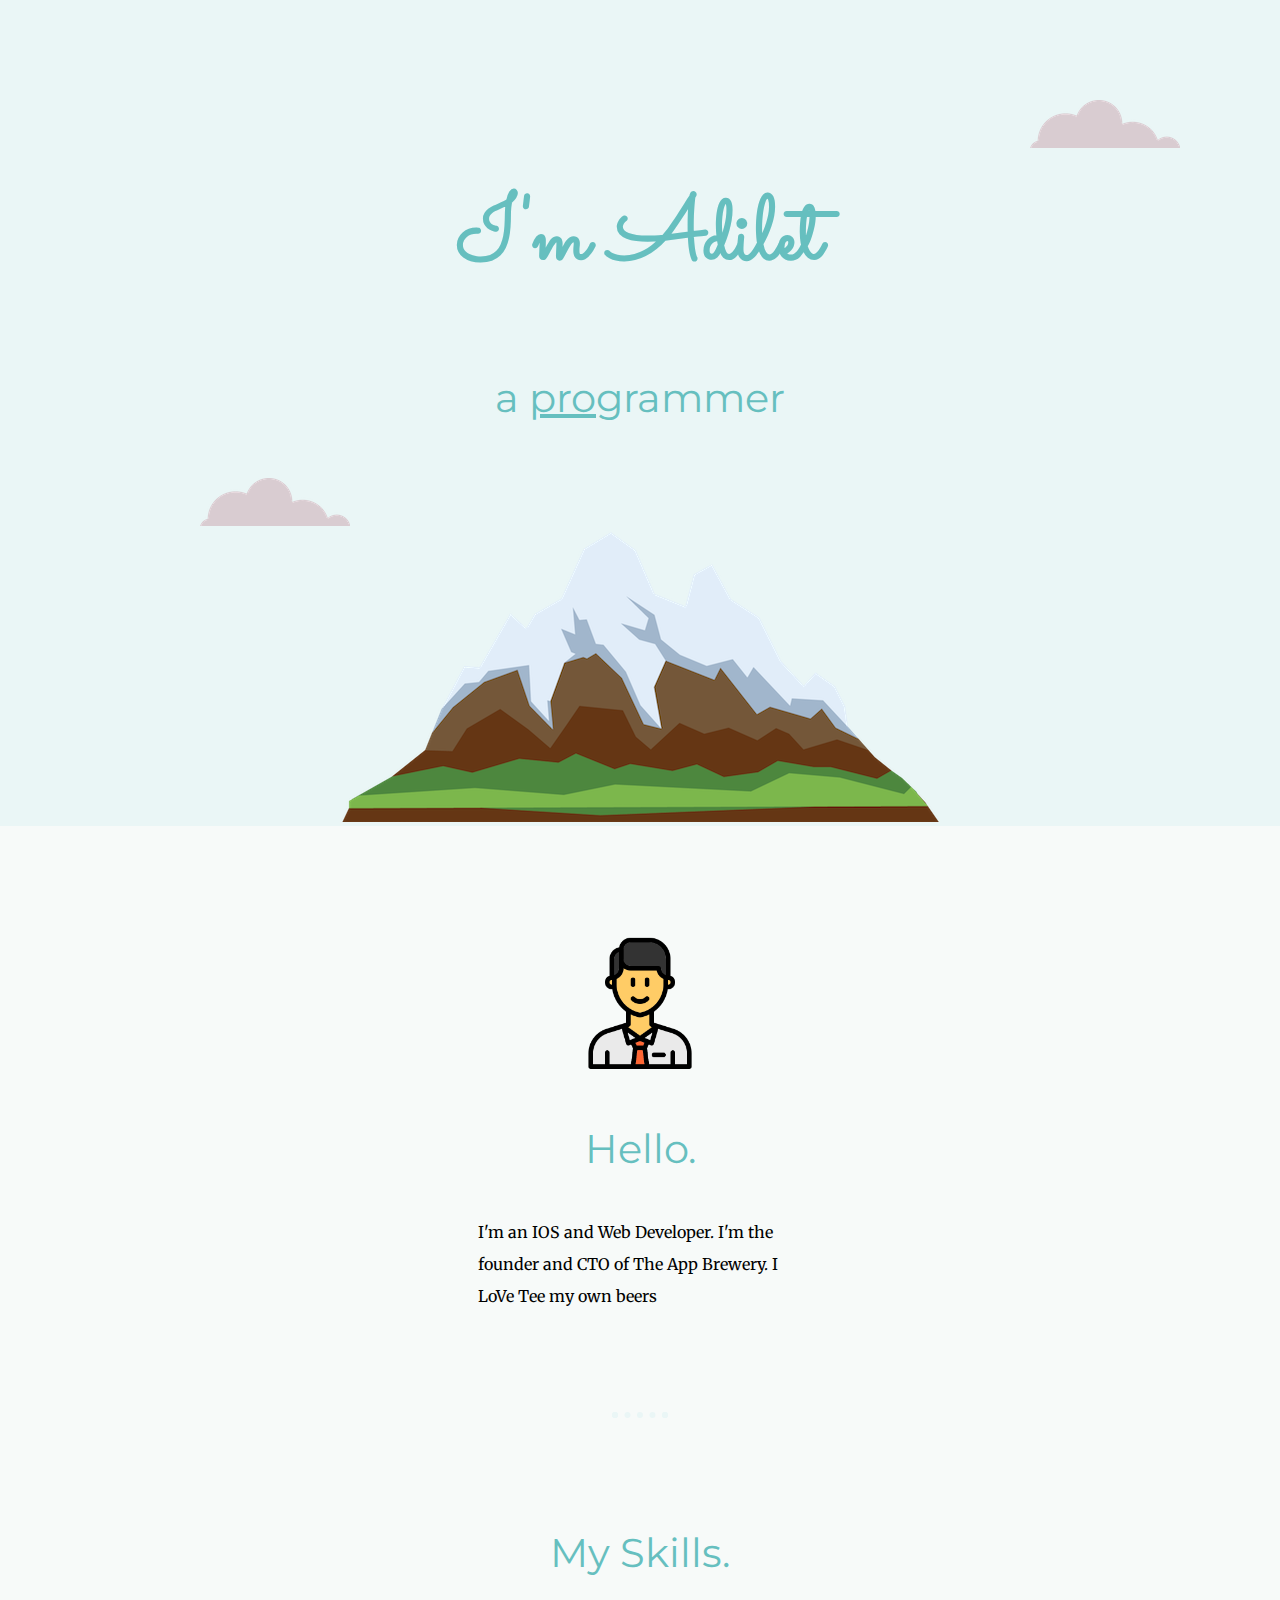
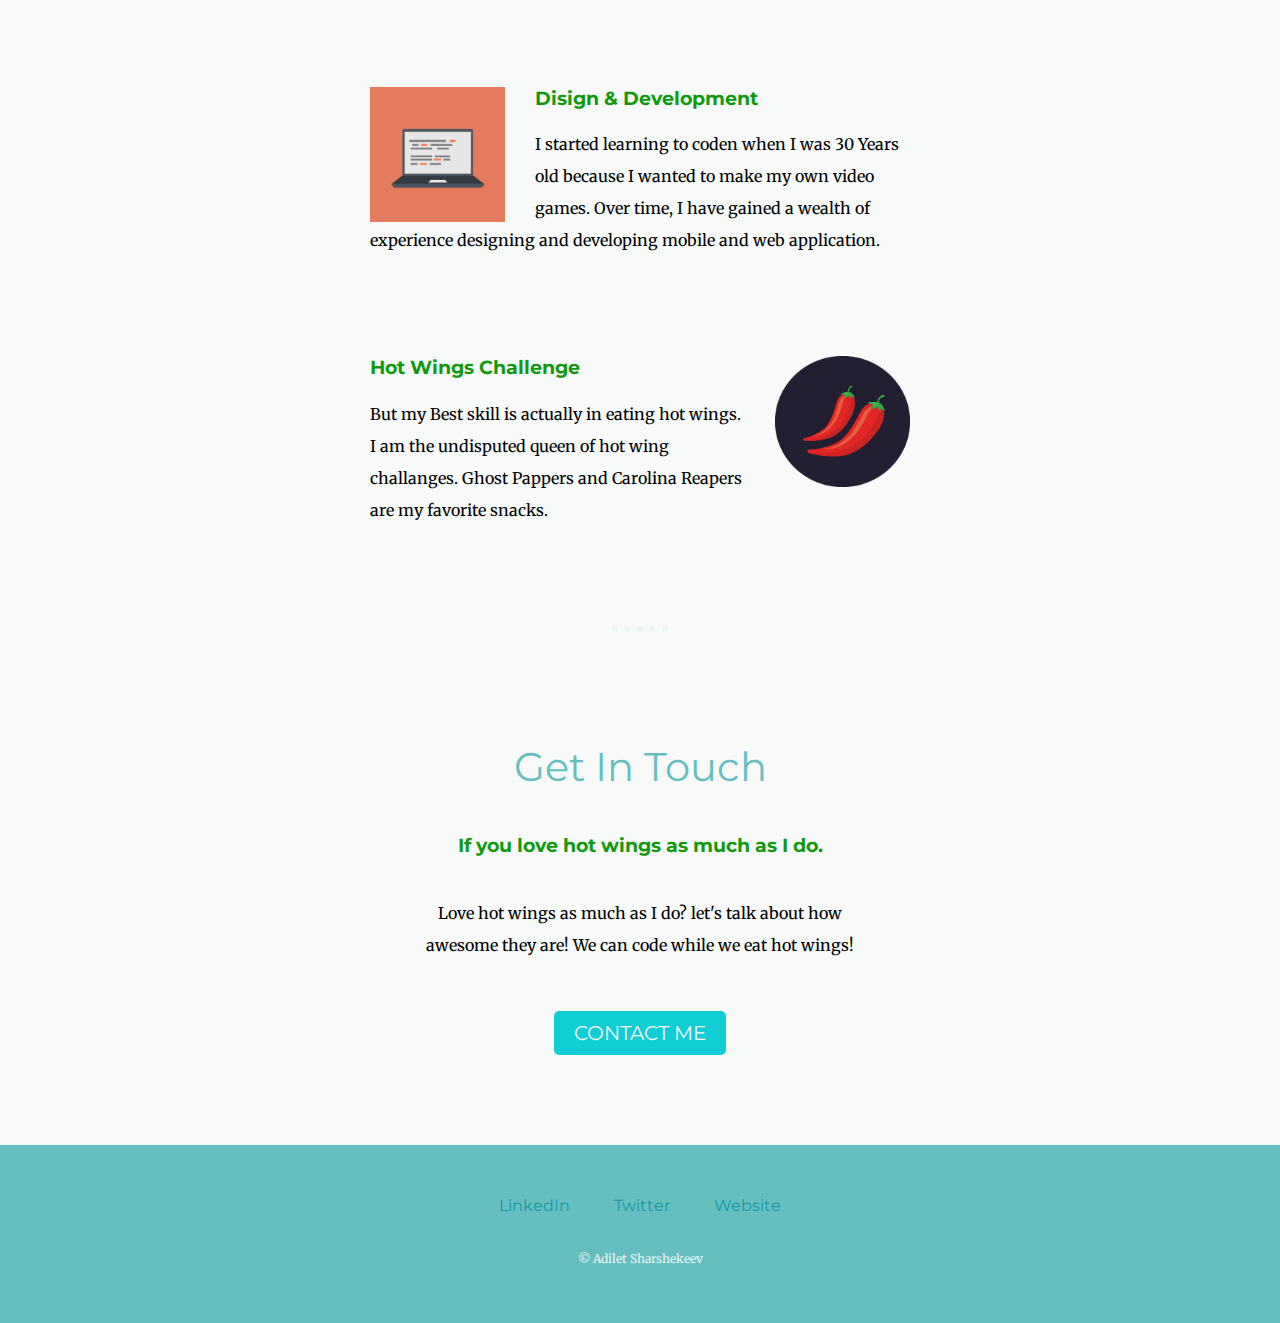
<file: CSS My Site/index.html>
<!DOCTYPE html>
<html lang="en">

<head>
    <meta charset="UTF-8">
    <meta http-equiv="X-UA-Compatible" content="IE=edge">
    <meta name="viewport" content="width=device-width, initial-scale=1.0">
    <title>My Web Page</title>
    <link rel="stylesheet" href="style.css">
    <!-- <link rel="icon" href="favicon.ico?v=2"> -->
    <link rel="icon" href="favicon (1).ico?v=2">
    <link rel="preconnect" href="https://fonts.googleapis.com">
    <link rel="preconnect" href="https://fonts.gstatic.com" crossorigin>
    <link href="https://fonts.googleapis.com/css2?family=Merriweather&family=Montserrat&family=Sacramento&display=swap"
        rel="stylesheet">
</head>

<body>

    <div class="topContainer">
        <img src="img/cloud.png" class="top-cloud" alt="cloud-img">
        <h1 class="title">I'm Adilet</h1>
        <h2>a <span class="pro">pro</span>grammer</h2>
        <img class="bottom-cloud" src="img/cloud.png" alt="cloud-img">
        <img src="img/mountain.png" alt="mountain">

    </div>

    <div class="middle-container">
        <div class="profile">
            <img src="img/employee.png" alt="" width="150px">
            <h2>Hello.</h2>
            <p class="profile-text">I'm an IOS and Web Developer. I'm the founder and CTO of The App Brewery. I LoVe Tee
                my own beers
            </p>
        </div>
        <hr class="hr">
        <div class="skills">
            <h2>My Skills.</h2>
            <div class="skill-row">
                <img class="computer" src="img/computer.png" alt="">
                <h3>Disign &amp; Development</h3>
                <p>I started learning to coden when I was 30 Years old because I wanted to make my own video games. Over
                    time, I have gained a wealth of experience designing and developing mobile and web application.</p>
            </div>
            <div class="skill-row">
                <img class="chillies" src="img/chillies.png" alt="">
                <h3>Hot Wings Challenge</h3>
                <p>But my Best skill is actually in eating hot wings. I am the undisputed queen of hot wing challanges.
                    Ghost Pappers and Carolina Reapers are my favorite snacks.</p>
            </div>
        </div>
        <hr class="hr">
        <div class="contact-me">
            <h2>Get In Touch</h2>
            <h3>If you love hot wings as much as I do.</h3>
            <p>Love hot wings as much as I do? let's talk about how awesome they are! We can code while we eat hot
                wings!
            </p>
            <a class="btn" href="mailto:adi.shar@email.ru">CONTACT ME</a>
        </div>
    </div>


    <div class="bottom-container">
        <a class="footer-link" href="https://www.linkedin.com/">LinkedIn</a>
        <a class="footer-link" href="https://twitter.com/">Twitter</a>
        <a class="footer-link" href="https://www.appbrewery.co/">Website</a>
        <p class="footer-name">© Adilet Sharshekeev</p>
    </div>

</body>

</html>
</file>
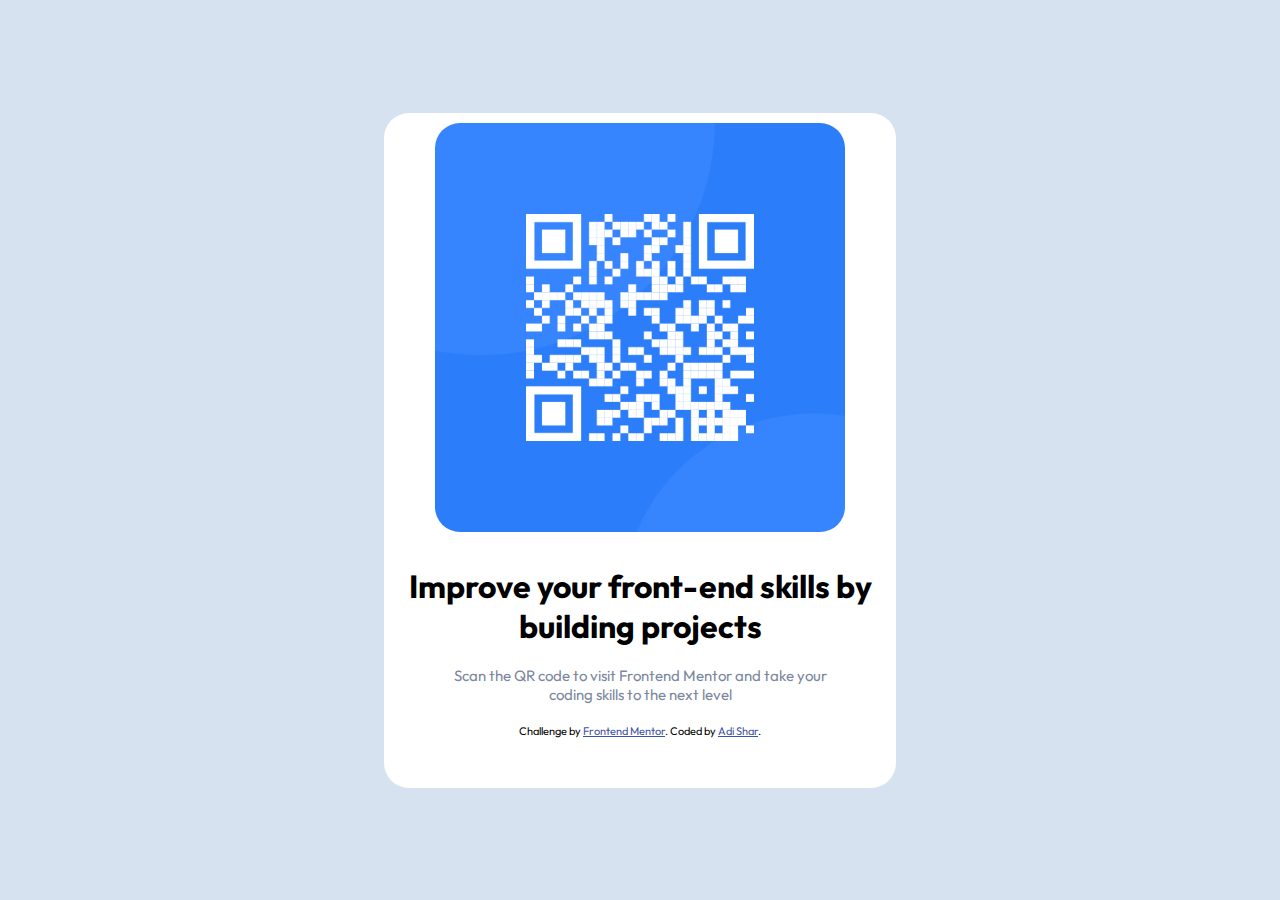
<file: chalange/qr-code-component-main/index.html>
<!DOCTYPE html>
<html lang="en">

<head>
  <meta charset="UTF-8">
  <meta name="viewport" content="width=device-width, initial-scale=1.0">
  <!-- displays site properly based on user's device -->

  <link rel="icon" type="image/png" sizes="32x32" href="./images/favicon-32x32.png">

  <title>Frontend Mentor | QR code component</title>
  <link rel="stylesheet" href="style.css">

  
</head>

<body>

  <div class="container">
    <img class="img" src="images/image-qr-code.png" alt="">
    <h1>Improve your front-end skills by building projects</h1>
    <p>Scan the QR code to visit Frontend Mentor and take your coding skills to the next level</p>

    <div class="attribution">
      Challenge by <a href="https://www.frontendmentor.io?ref=challenge" target="_blank">Frontend Mentor</a>.
      Coded by <a href="#">Adi Shar</a>.
    </div>
  </div>

  

  
</body>

</html>
</file>
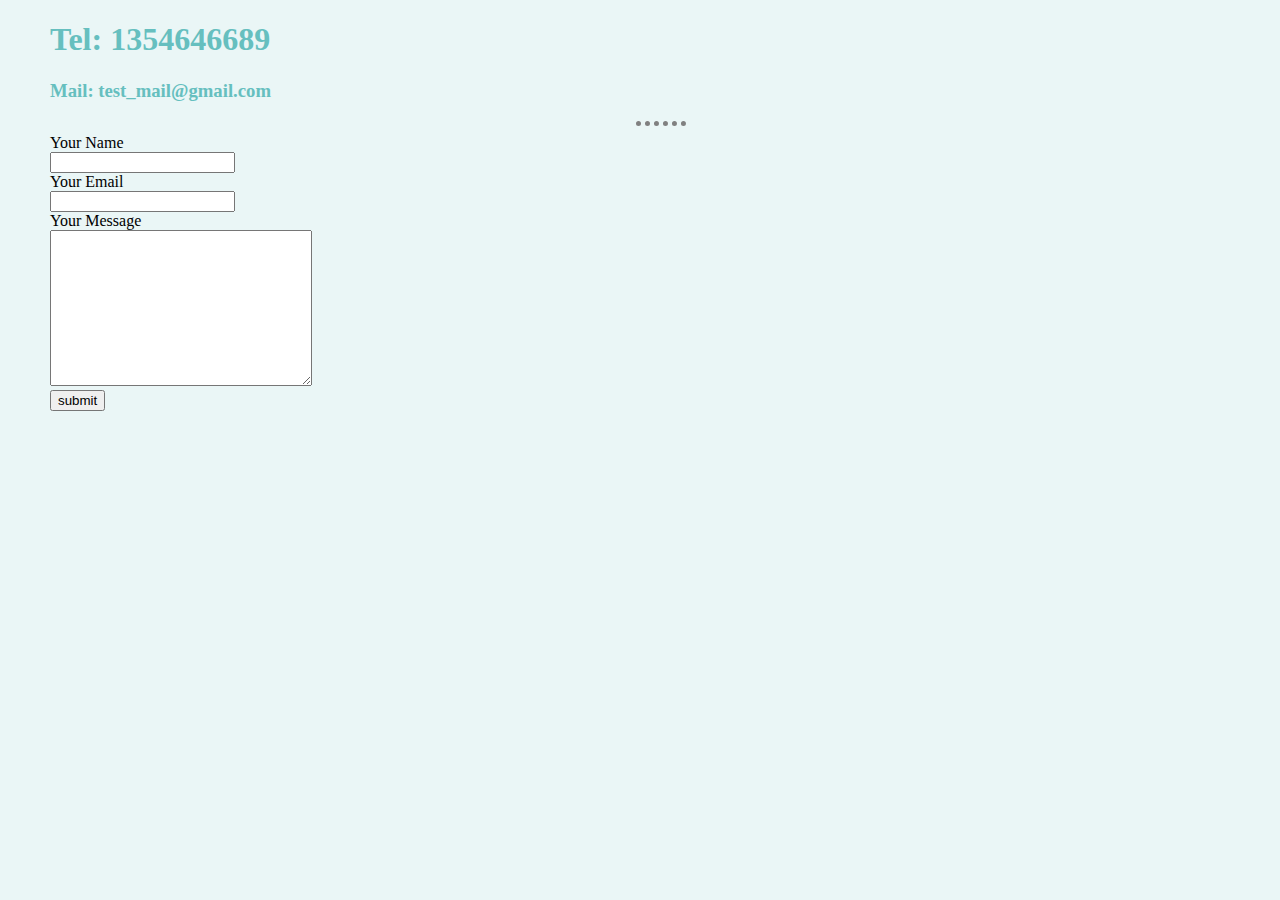
<file: html/contaktme.html>
<!DOCTYPE html>
<html lang="en">

<head>
  <meta charset="UTF-8" />
  <meta http-equiv="X-UA-Compatible" content="IE=edge" />
  <meta name="viewport" content="width=device-width, initial-scale=1.0" />
  <title>Contact Me</title>
  <link rel="stylesheet" href="style.css">

</head>

<body>
  <h1>Tel: 1354646689</h1>
  <h3>Mail: test_mail@gmail.com</h3>
  <hr />
  <form class="" action="mailto:adi.shar@mail.ru" method="post" enctype="text/plain">
    <label for="">Your Name</label><br />
    <input type="text" name="name" /><br />
    <label for="">Your Email</label><br />
    <input type="email" name="Youremail" id="" /><br />
    <label for=""> Your Message</label><br />
    <textarea name="message" id="" cols="30" rows="10"></textarea><br />
    <input type="submit" value="submit" />
  </form>
</body>

</html>
</file>
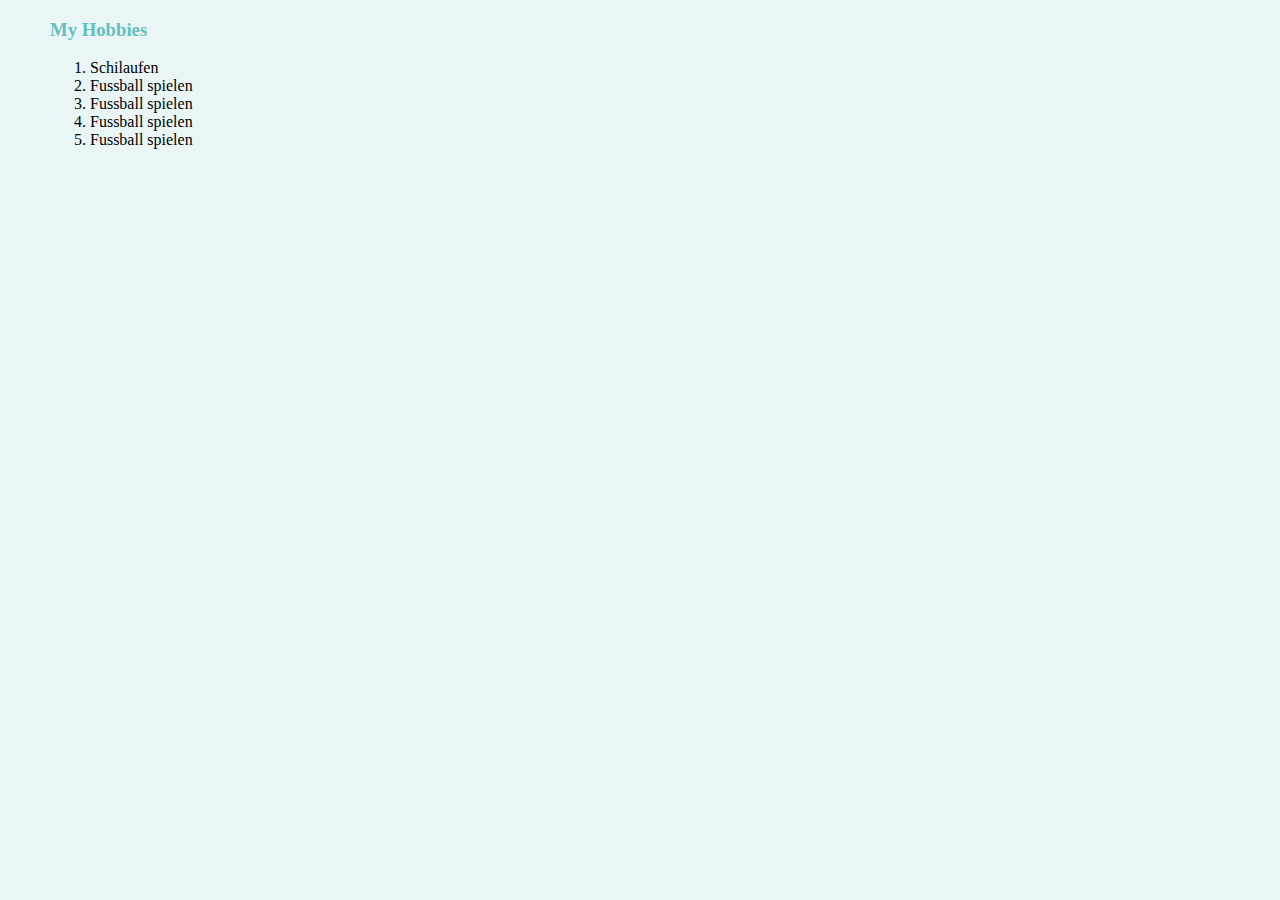
<file: html/hobby.html>
<!DOCTYPE html>
<html lang="en">

<head>
    <meta charset="UTF-8">
    <meta http-equiv="X-UA-Compatible" content="IE=edge">
    <meta name="viewport" content="width=device-width, initial-scale=1.0">
    <title>My Hobbies</title>
    <link rel="stylesheet" href="style.css">

</head>

<body>
    <h3>My Hobbies</h3>
    <ol>
        <li>Schilaufen</li>
        <li>Fussball spielen</li>
        <li>Fussball spielen</li>
        <li>Fussball spielen</li>
        <li>Fussball spielen</li>
    </ol>

</body>

</html>
</file>
<file: CSS My Site/style.css>
body {
    margin: 0;
    text-align: center;
    font-family: 'Merriweather', serif;
    background-color: #f7faf9;
}

h1 {
    margin: 50px auto 0 auto;
    font-family: 'Sacramento', cursive;
    font-size: 5.625rem;
    color: #66bfbf;
    line-height: 2;
}

h2 {
    font-family: 'Montserrat', sans-serif;
    font-size: 2.5rem;
    color: #66bfbf;
    font-weight: normal;
    padding: 10px;
}

h3 {
    font-family: 'Montserrat', sans-serif;
    color: #11990E;
}
a{
    color: #11990e;

}
p{
    line-height: 2;
}
.pro{
    text-decoration: underline;
}
.topContainer {
    background-color: #eaf6f6;
    position: relative;
    padding-top: 100px;

}

.hr{
    border: dotted #eaf6f6 6px;
    width: 4%;
    border-bottom: none;
    margin: 100px auto;
}


.skill-row{
    width: 50%;
    margin: 100px auto 100px auto;
    text-align: left;

}
.middle-container{
    margin: 100px;

}
.profile{

}

.profile-text{
    width: 30%;
    margin: auto;
    text-align: left;

}

.bottom-cloud {
    position: absolute;
    bottom: 300px;
    left: 200px;
}

.top-cloud {
    position: absolute;
    right: 100px;
    top: 100px;
}

.computer{
    width: 25%;
    float: left;
    margin-right: 30px;
}

.chillies{
    width: 25%;
     float: right;
    margin-left: 30px;
}

.contact-me p{
    width:  40%;
    margin:40px auto 60px;
}
.btn {
  background:  #11cdd4;
  border-radius: 5px;
  color: #fafafa;
  font-size: 20px;
  padding: 10px 20px 10px 20px;
  text-decoration: none;
    font-family: 'Montserrat', sans-serif;
  cursor: pointer;

}
.btn:hover {
  background: #30e3cb;
  text-decoration: none;
}

.bottom-container{
    background-color: #66bfbf;
   padding: 50px 0 20px ;

}


.footer-link{
    color: #11999e;
    text-decoration: none;
    margin: 10px 20px;
    font-family: 'Montserrat', sans-serif;

}
.footer-link:hover{
    color: #eaf6f6;

}

.footer-name{
    color: #eaf6f6;
    font-size: 0.75rem;
    padding: 20px 0;
}
</file>
<file: chalange/qr-code-component-main/style.css>
@import url('https://fonts.googleapis.com/css2?family=Outfit:wght@400;700&display=swap');


body{
    font-family: 'Outfit', sans-serif;
    background-color: hsl(212, 45%, 89%);
    height: 100vh;
    margin: 0;
    display: flex;
    align-items: center;
}

.container{
    width: 30%;
    height: 75vh;
    background-color: hsl(0, 0%, 100%);
    margin: auto;
    text-align: center;
    border-radius: 25px;
}
img{
    width: 80%;
    margin: 10px;
    border-radius: 25px;

}
h1{
    margin: 20px;
    font-weight: 700;
}
p{
   font-size: 15px;
    width: 80%;
    color: hsl(220, 15%, 55%);
    font-weight: 400;


    margin: 20px auto; 
}

 .attribution {
      font-size: 11px;
      text-align: center;
      

    }

    .attribution a {
      color: hsl(228, 45%, 44%);
      
    }


    @media (max-width: 1440px) {
       .container{
            min-width: 40%;
            min-height: 65vh;
       } 
       img{
        min-width: 80%;
        margin: 10px;
        border-radius: 25px;

        }
    }

    @media (max-width: 375px) {
       .container{
            width: 90%;
            height: 55vh;
       } 
       img{
        width: 90%;
        margin: 10px;
        border-radius: 25px;

        }
        h1{
            font-size: 16px;
        }
        p{
            font-size: 13px;
        }
    }
</file>
<file: html/style.css>
body {
   background-color: #EAf6f6;
   margin-left: 50px;
}

hr{
   border-style: none;
   height: 0px;
  border-top-style: dotted;
   width: 50px;
border-width: 5px; 
border-color: grey;  
}

.name{
   margin-left: 100px;
}
h1,h3{
   color: #66bfbf;
}
</file>
